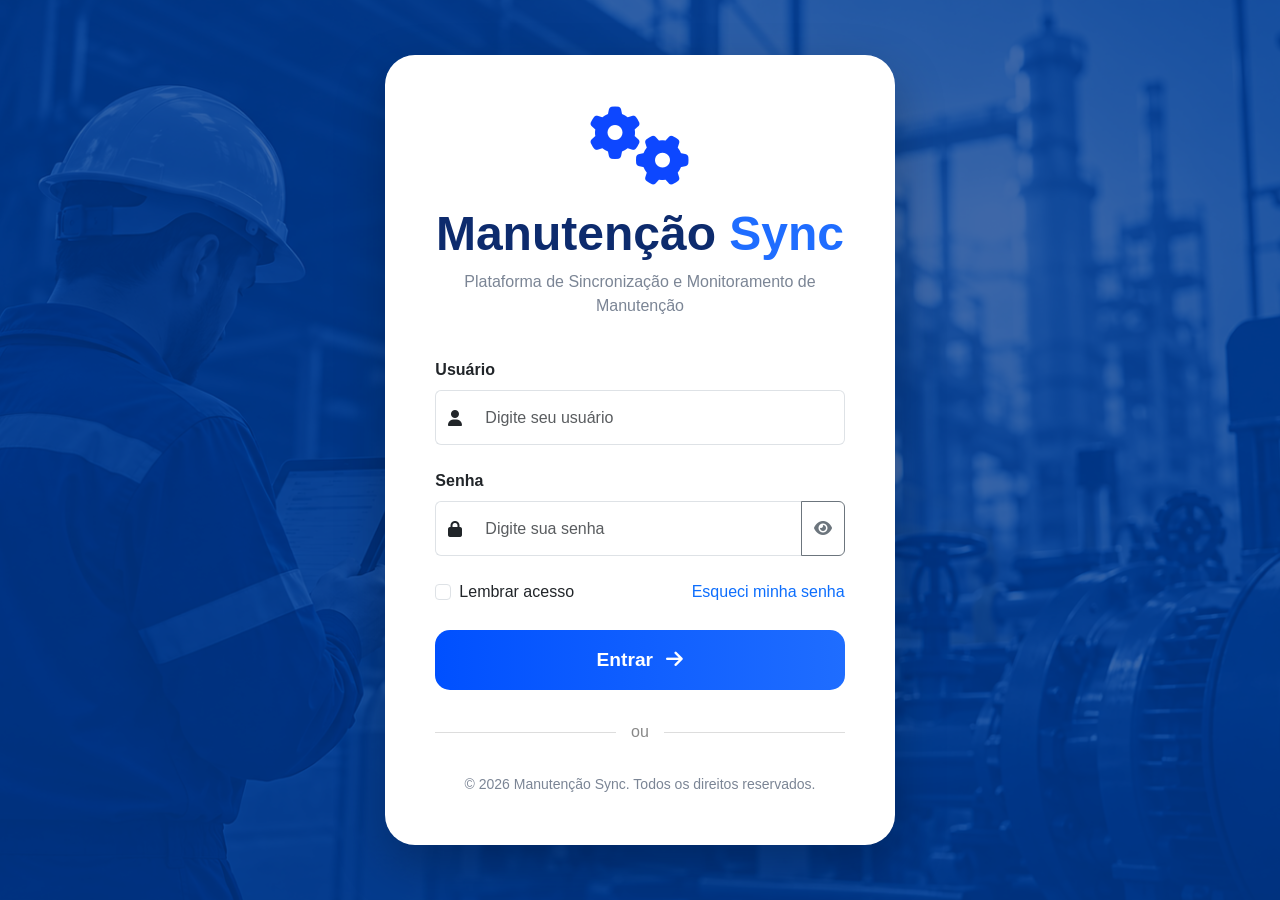
<file: client/index.html>
<!DOCTYPE html>
<html lang="pt-BR">
<head>
    <meta charset="UTF-8">
    <title>Manutenção Sync</title>

    <script>
        window.location.replace("pages/login.html");
    </script>

</head>
<body>
</body>
</html>
</file>
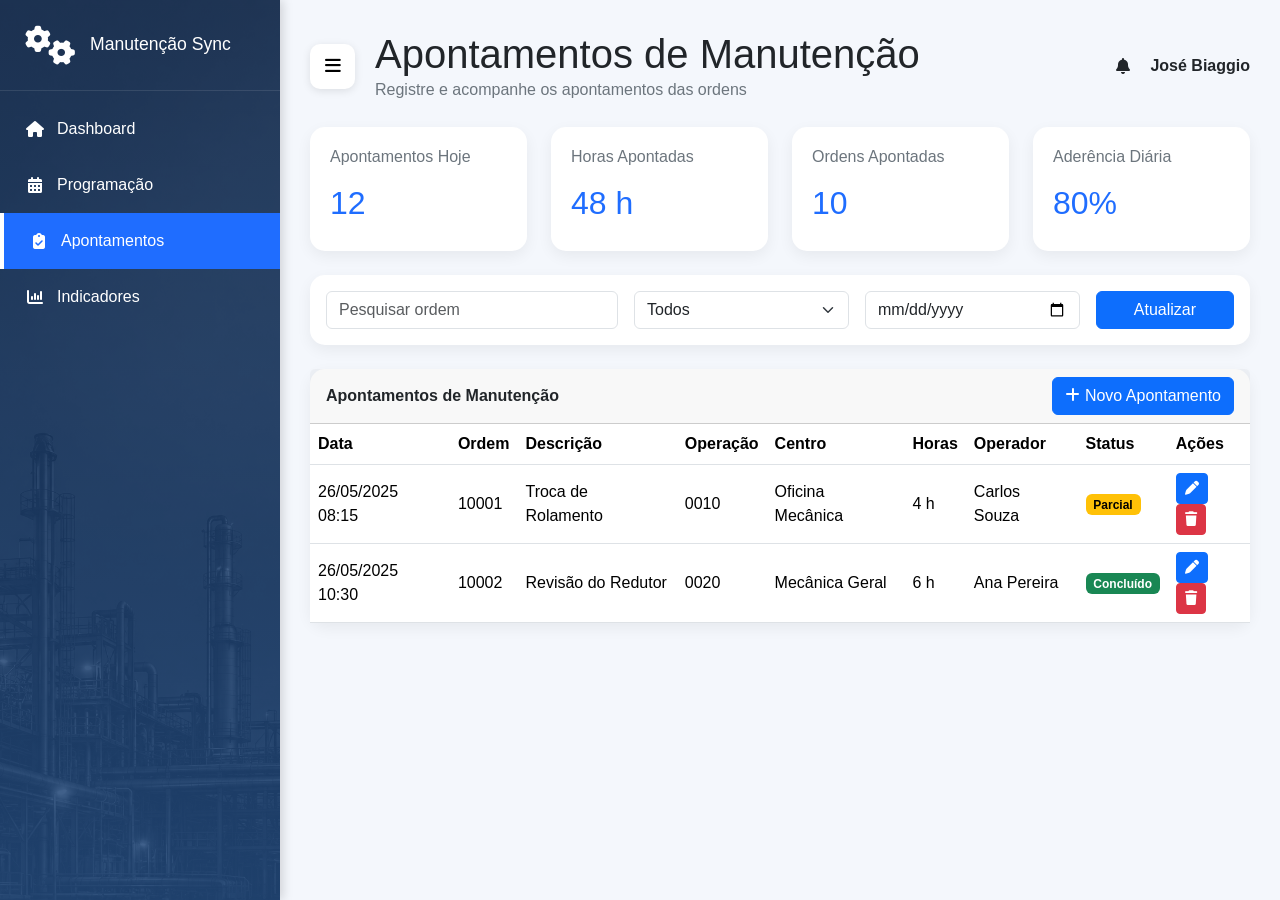
<file: client/pages/apontamentos.html>
<!DOCTYPE html>
<html lang="pt-BR">

<head>
    <meta charset="UTF-8">
    <meta name="viewport" content="width=device-width, initial-scale=1.0">
    <title>Apontamentos de Manutenção | Manutenção Sync</title>

    <link href="https://cdn.jsdelivr.net/npm/bootstrap@5.3.7/dist/css/bootstrap.min.css" rel="stylesheet">

    <link rel="stylesheet" href="https://cdnjs.cloudflare.com/ajax/libs/font-awesome/6.6.0/css/all.min.css">

    <link rel="stylesheet" href="../css/apontamentos.css">
</head>

<body>

    <div class="wrapper">

        <!-- SIDEBAR -->

        <aside class="sidebar">

            <div class="logo">

                <i class="fa-solid fa-gears"></i>

                <div class="logo-text">

                    <h4>Manutenção Sync</h4>

                </div>

            </div>

            <nav>

                <a href="#">
                    <i class="fa-solid fa-house"></i>
                    <span>Dashboard</span>
                </a>

                <a href="programacao.html">
                    <i class="fa-solid fa-calendar-days"></i>
                    <span>Programação</span>
                </a>

                <a href="#" class="active">
                    <i class="fa-solid fa-clipboard-check"></i>
                    <span>Apontamentos</span>
                </a>

                <a href="indicadores.html">
                    <i class="fa-solid fa-chart-column"></i>
                    <span>Indicadores</span>
                </a>

            </nav>

        </aside>

        <!-- CONTENT -->

        <main class="content">

            <header class="topbar">

                <div class="topbar-left">

                    <button id="toggleSidebar" class="menu-toggle">
                        <i class="fa-solid fa-bars"></i>
                    </button>

                    <div>

                        <h1>Apontamentos de Manutenção</h1>

                        <p>
                            Registre e acompanhe os apontamentos das ordens
                        </p>

                    </div>

                </div>

                <div class="user-box">

                    <i class="fa-solid fa-bell"></i>

                    <span>José Biaggio</span>

                </div>

            </header>

            <!-- KPIs -->

            <section class="row g-4 mb-4">

                <div class="col-md-3">
                    <div class="card kpi">
                        <h6>Apontamentos Hoje</h6>
                        <h2>12</h2>
                    </div>
                </div>

                <div class="col-md-3">
                    <div class="card kpi">
                        <h6>Horas Apontadas</h6>
                        <h2>48 h</h2>
                    </div>
                </div>

                <div class="col-md-3">
                    <div class="card kpi">
                        <h6>Ordens Apontadas</h6>
                        <h2>10</h2>
                    </div>
                </div>

                <div class="col-md-3">
                    <div class="card kpi">
                        <h6>Aderência Diária</h6>
                        <h2>80%</h2>
                    </div>
                </div>

            </section>

            <!-- FILTROS -->

            <div class="card mb-4">

                <div class="card-body">

                    <div class="row g-3">

                        <div class="col-md-4">

                            <input type="text" class="form-control" placeholder="Pesquisar ordem">

                        </div>

                        <div class="col-md-3">

                            <select class="form-select">

                                <option>Todos</option>
                                <option>Concluído</option>
                                <option>Parcial</option>
                                <option>Em Andamento</option>

                            </select>

                        </div>

                        <div class="col-md-3">

                            <input type="date" class="form-control">

                        </div>

                        <div class="col-md-2">

                            <button class="btn btn-primary w-100">

                                Atualizar

                            </button>

                        </div>

                    </div>

                </div>

            </div>

            <!-- TABELA -->

            <div class="card">

                <div class="card-header d-flex justify-content-between align-items-center">

                    <strong>Apontamentos de Manutenção</strong>

                    <button class="btn btn-primary" data-bs-toggle="modal" data-bs-target="#modalApontamento">

                        <i class="fa-solid fa-plus"></i>

                        Novo Apontamento

                    </button>

                </div>

                <div class="table-responsive">

                    <table class="table table-hover align-middle">

                        <thead>

                            <tr>

                                <th>Data</th>
                                <th>Ordem</th>
                                <th>Descrição</th>
                                <th>Operação</th>
                                <th>Centro</th>
                                <th>Horas</th>
                                <th>Operador</th>
                                <th>Status</th>
                                <th>Ações</th>

                            </tr>

                        </thead>

                        <tbody id="tabelaApontamentos">

                        </tbody>

                    </table>

                </div>

            </div>

        </main>

    </div>

    <!-- MODAL -->

    <div class="modal fade" id="modalApontamento" tabindex="-1">

        <div class="modal-dialog">

            <div class="modal-content">

                <div class="modal-header">

                    <h5>Novo Apontamento</h5>

                    <button class="btn-close" data-bs-dismiss="modal"></button>

                </div>

                <div class="modal-body">

                    <div class="mb-3">

                        <label>Ordem</label>

                        <input type="text" class="form-control">

                    </div>

                    <div class="mb-3">

                        <label>Horas Apontadas</label>

                        <input type="number" class="form-control">

                    </div>

                    <div class="mb-3">

                        <label>Observação</label>

                        <textarea class="form-control"></textarea>

                    </div>

                </div>

                <div class="modal-footer">

                    <button class="btn btn-secondary" data-bs-dismiss="modal">

                        Cancelar

                    </button>

                    <button class="btn btn-primary">

                        Salvar

                    </button>

                </div>

            </div>

        </div>

    </div>

    <script src="https://cdn.jsdelivr.net/npm/bootstrap@5.3.7/dist/js/bootstrap.bundle.min.js"></script>

    <script src="../js/apontamentos.js"></script>

</body>

</html>
</file>
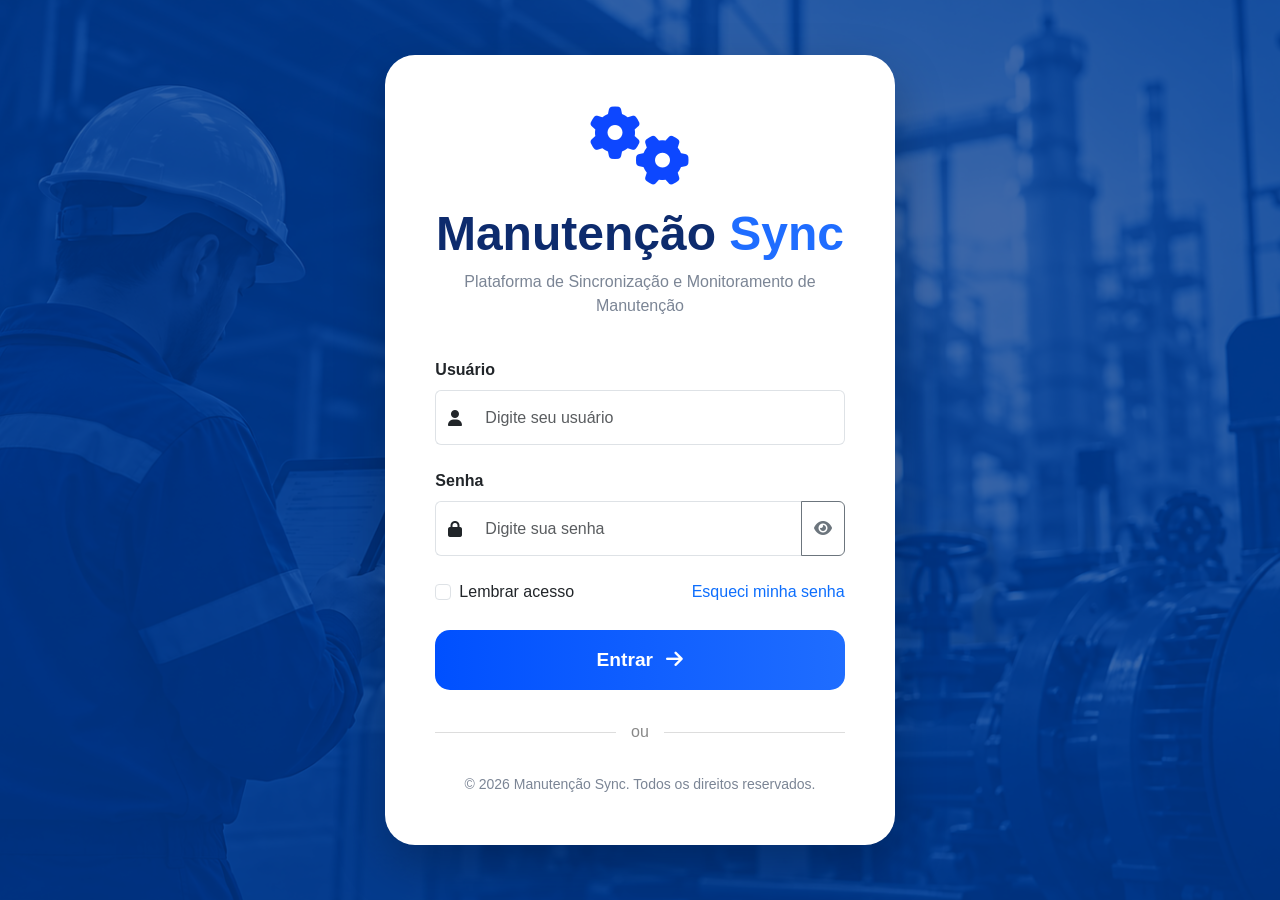
<file: client/pages/login.html>
<!DOCTYPE html>
<html lang="pt-BR">

<head>
    <meta charset="UTF-8">
    <meta name="viewport" content="width=device-width, initial-scale=1.0">
    <title>Manutenção Sync</title>

    <link href="https://cdn.jsdelivr.net/npm/bootstrap@5.3.7/dist/css/bootstrap.min.css" rel="stylesheet">

    <link rel="stylesheet" href="../css/login.css">

    <link rel="stylesheet"
        href="https://cdnjs.cloudflare.com/ajax/libs/font-awesome/6.6.0/css/all.min.css">
</head>

<body>

    <div class="overlay"></div>

    <div class="container-fluid h-100">

        <div class="row h-100 justify-content-center align-items-center">

            <div class="col-lg-5 col-md-8">

                <div class="login-card">

                    <div class="text-center">

                        <div class="logo-container">

                            <i class="fa-solid fa-gears logo-icon"></i>

                        </div>

                        <h1 class="system-title">
                            Manutenção <span>Sync</span>
                        </h1>

                        <p class="subtitle">
                            Plataforma de Sincronização e Monitoramento de
Manutenção
                        </p>

                    </div>

                    <form id="loginForm">

                        <div class="mb-4">

                            <label class="form-label">
                                Usuário
                            </label>

                            <div class="input-group">

                                <span class="input-group-text">
                                    <i class="fa-solid fa-user"></i>
                                </span>

                                <input
                                    id="usuario"
                                    type="text"
                                    class="form-control"
                                    placeholder="Digite seu usuário"
                                    required>

                            </div>

                        </div>

                        <div class="mb-4">

                            <label class="form-label">
                                Senha
                            </label>

                            <div class="input-group">

                                <span class="input-group-text">
                                    <i class="fa-solid fa-lock"></i>
                                </span>

                                <input
                                    id="password"
                                    type="password"
                                    class="form-control"
                                    placeholder="Digite sua senha"
                                    required>

                                <button
                                    type="button"
                                    class="btn btn-outline-secondary"
                                    onclick="togglePassword()">

                                    <i id="eye"
                                        class="fa-solid fa-eye"></i>

                                </button>

                            </div>

                        </div>

                        <div class="d-flex justify-content-between mb-4">

                            <div class="form-check">

                                <input
                                    class="form-check-input"
                                    type="checkbox">

                                <label class="form-check-label">
                                    Lembrar acesso
                                </label>

                            </div>

                            <a href="#" class="forgot-link">
                                Esqueci minha senha
                            </a>

                        </div>

                        <div id="mensagemErro" class="alert alert-danger d-none mb-3 py-2 text-center" role="alert"></div>

                        <button
                            id="btnEntrar"
                            type="submit"
                            class="btn btn-login w-100">

                            Entrar
                            <i class="fa-solid fa-arrow-right ms-2"></i>

                        </button>

                    </form>

                    <div class="divider">

                        <span>ou</span>

                    </div>

                    <div class="footer">

                        © 2026 Manutenção Sync.
                        Todos os direitos reservados.

                    </div>

                </div>

            </div>

        </div>

    </div>

    <script src="../js/login.js"></script>

</body>

</html>
</file>
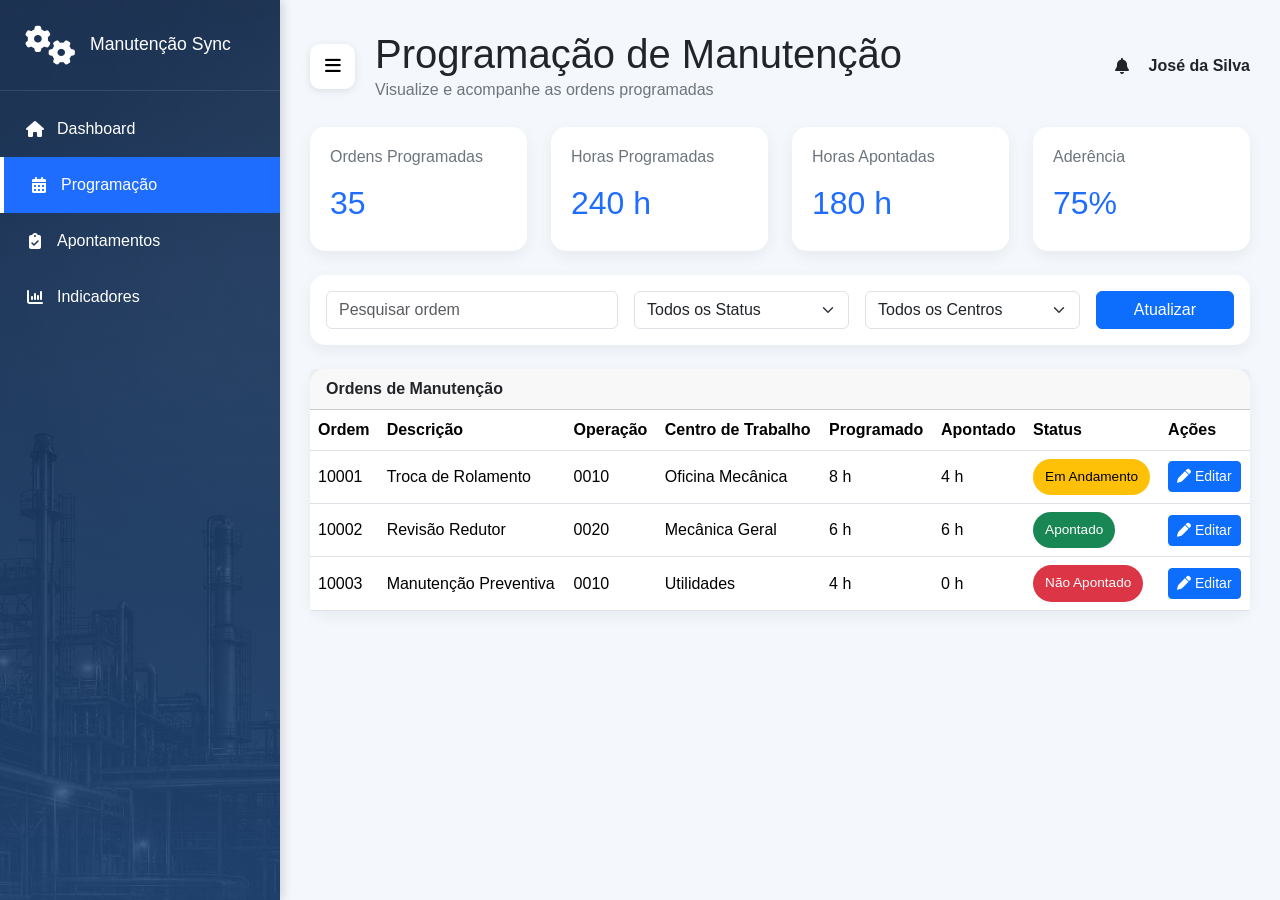
<file: client/pages/programacao.html>
<!DOCTYPE html>
<html lang="pt-BR">

<head>
    <meta charset="UTF-8">
    <meta name="viewport" content="width=device-width, initial-scale=1.0">
    <title>Programação de Manutenção | Manutenção Sync</title>

    <!-- Bootstrap -->
    <link href="https://cdn.jsdelivr.net/npm/bootstrap@5.3.7/dist/css/bootstrap.min.css" rel="stylesheet">

    <!-- Font Awesome -->
    <link rel="stylesheet" href="https://cdnjs.cloudflare.com/ajax/libs/font-awesome/6.6.0/css/all.min.css">

    <!-- CSS -->
    <link rel="stylesheet" href="../css/programacao.css">
</head>

<body>

    <div class="wrapper">

        <!-- SIDEBAR -->

        <aside class="sidebar">

            <div class="logo">

                <i class="fa-solid fa-gears"></i>

                <div class="logo-text">

                    <h4>Manutenção Sync</h4>

                </div>

            </div>

            <nav>

                <a href="#">

                    <i class="fa-solid fa-house"></i>

                    <span>Dashboard</span>

                </a>

                <a href="#" class="active">

                    <i class="fa-solid fa-calendar-days"></i>

                    <span>Programação</span>

                </a>

                <a href="apontamentos.html">

                    <i class="fa-solid fa-clipboard-check"></i>

                    <span>Apontamentos</span>

                </a>

                <a href="indicadores.html">

                    <i class="fa-solid fa-chart-column"></i>

                    <span>Indicadores</span>

                </a>

            </nav>

        </aside>

        <!-- CONTEÚDO -->

        <main class="content">

            <!-- TOPO -->

            <header class="topbar">

                <div class="topbar-left">

                    <button id="toggleSidebar" class="menu-toggle">

                        <i class="fa-solid fa-bars"></i>

                    </button>

                    <div>

                        <h1>Programação de Manutenção</h1>

                        <p>
                            Visualize e acompanhe as ordens programadas
                        </p>

                    </div>

                </div>

                <div class="user-box">

                    <i class="fa-solid fa-bell"></i>

                    <span>José da Silva</span>

                </div>

            </header>

            <!-- KPIs -->

            <section class="row g-4 mb-4">

                <div class="col-lg-3 col-md-6">

                    <div class="card kpi">

                        <h6>Ordens Programadas</h6>

                        <h2>35</h2>

                    </div>

                </div>

                <div class="col-lg-3 col-md-6">

                    <div class="card kpi">

                        <h6>Horas Programadas</h6>

                        <h2>240 h</h2>

                    </div>

                </div>

                <div class="col-lg-3 col-md-6">

                    <div class="card kpi">

                        <h6>Horas Apontadas</h6>

                        <h2>180 h</h2>

                    </div>

                </div>

                <div class="col-lg-3 col-md-6">

                    <div class="card kpi">

                        <h6>Aderência</h6>

                        <h2>75%</h2>

                    </div>

                </div>

            </section>

            <!-- FILTROS -->

            <div class="card mb-4">

                <div class="card-body">

                    <div class="row g-3">

                        <div class="col-md-4">

                            <input type="text" class="form-control" placeholder="Pesquisar ordem">

                        </div>

                        <div class="col-md-3">

                            <select class="form-select">

                                <option>Todos os Status</option>
                                <option>Apontado</option>
                                <option>Não Apontado</option>

                            </select>

                        </div>

                        <div class="col-md-3">

                            <select class="form-select">

                                <option>Todos os Centros</option>

                            </select>

                        </div>

                        <div class="col-md-2">

                            <button class="btn btn-primary w-100">

                                Atualizar

                            </button>

                        </div>

                    </div>

                </div>

            </div>

            <!-- TABELA -->

            <div class="card">

                <div class="card-header">

                    <strong>Ordens de Manutenção</strong>

                </div>

                <div class="table-responsive">

                    <table class="table table-hover align-middle">

                        <thead>

                            <tr>

                                <th>Ordem</th>
                                <th>Descrição</th>
                                <th>Operação</th>
                                <th>Centro de Trabalho</th>
                                <th>Programado</th>
                                <th>Apontado</th>
                                <th>Status</th>
                                <th>Ações</th>

                            </tr>

                        </thead>

                        <tbody id="tabelaProgramacao">

                            <!-- Dados carregados via JS -->

                        </tbody>

                    </table>

                </div>

            </div>

        </main>

    </div>

    <!-- Bootstrap JS -->
    <script src="https://cdn.jsdelivr.net/npm/bootstrap@5.3.7/dist/js/bootstrap.bundle.min.js"></script>

    <!-- JS -->
    <script src="../js/programacao.js"></script>

</body>

</html>
</file>
<file: client/css/apontamentos.css>
body {
    margin: 0;
    background: #f4f7fc;
    font-family: "Segoe UI", sans-serif;
}

/* =========================
   LAYOUT
========================= */

.wrapper {
    display: flex;
    min-height: 100vh;
}

/* =========================
   SIDEBAR
========================= */

.sidebar {
    width: 280px;
    min-height: 100vh;

    background:
        linear-gradient(
            180deg,
            #12315e 0%,
            #1b4b89 100%
        );

    position: relative;
    overflow: hidden;

    color: white;

    box-shadow: 3px 0 10px rgba(0,0,0,0.15);

    transition: width 0.3s ease;
}

/* Imagem de fundo */

.sidebar::after {

    content: "";

    position: absolute;

    inset: 0;

    background-image:
        url("../assets/images/maintenance-bg.png");

    background-repeat: no-repeat;
    background-position: center center;
    background-size: cover;

    opacity: 0.30;

    filter: grayscale(100%);

    pointer-events: none;

    z-index: 1;
}

/* Conteúdo acima da imagem */

.logo,
.sidebar nav {
    position: relative;
    z-index: 2;
}

/* =========================
   LOGO
========================= */

.logo {
    padding: 25px;

    display: flex;
    align-items: center;
    gap: 15px;

    border-bottom:
        1px solid rgba(255,255,255,0.10);
}

.logo i {
    font-size: 40px;
}

.logo h4 {
    margin: 0;
    font-size: 1.1rem;
}

.logo small {
    color: rgba(255,255,255,0.70);
}

/* =========================
   MENU
========================= */

.sidebar nav {
    display: flex;
    flex-direction: column;
    margin-top: 10px;
}

.sidebar nav a {

    color: white;

    text-decoration: none;

    padding: 16px 25px;

    display: flex;
    align-items: center;
    gap: 12px;

    white-space: nowrap;

    transition: all 0.3s ease;
}

.sidebar nav a i {

    min-width: 20px;

    text-align: center;
}

.sidebar nav a:hover {

    background: rgba(255,255,255,0.08);
}

.sidebar nav a.active {

    background: #1f6dff;

    border-left: 4px solid #ffffff;
}

/* =========================
   SIDEBAR RECOLHIDA
========================= */

.sidebar.collapsed {

    width: 80px;
}

.sidebar.collapsed .logo {

    justify-content: center;
}

.sidebar.collapsed .logo-text {

    display: none;
}

.sidebar.collapsed nav a {

    justify-content: center;
}

.sidebar.collapsed nav a span {

    display: none;
}

/* =========================
   CONTEÚDO
========================= */

.content {
    flex: 1;
    padding: 30px;
}

/* =========================
   TOPO
========================= */

.topbar {

    display: flex;
    justify-content: space-between;
    align-items: center;

    margin-bottom: 25px;
}

.topbar-left {

    display: flex;
    align-items: center;
    gap: 20px;
}

.topbar h1 {

    margin: 0;
}

.topbar p {

    color: #6c757d;
    margin: 0;
}

/* =========================
   BOTÃO MENU
========================= */

.menu-toggle {

    width: 45px;
    height: 45px;

    border: none;

    border-radius: 10px;

    background: white;

    cursor: pointer;

    font-size: 18px;

    box-shadow:
        0 2px 8px rgba(0,0,0,0.1);

    transition: all 0.3s ease;
}

.menu-toggle:hover {

    background: #f0f4ff;

    transform: scale(1.05);
}

/* =========================
   USUÁRIO
========================= */

.user-box {

    display: flex;
    align-items: center;
    gap: 20px;

    font-weight: 600;
}

/* =========================
   KPI CARDS
========================= */

.kpi {

    border: none;

    padding: 20px;

    border-radius: 15px;

    box-shadow:
        0 5px 15px rgba(0,0,0,0.08);

    transition: transform 0.3s ease;
}

.kpi:hover {

    transform: translateY(-3px);
}

.kpi h6 {

    color: #6c757d;
}

.kpi h2 {

    margin-top: 10px;

    color: #1f6dff;
}

/* =========================
   FILTROS
========================= */

.card {

    border: none;

    border-radius: 15px;

    box-shadow:
        0 5px 15px rgba(0,0,0,0.06);
}

/* =========================
   TABELA
========================= */

.table {

    margin-bottom: 0;
}

.table thead {

    background: #f8f9fa;
}

.table th {

    font-weight: 600;
}

.table-hover tbody tr:hover {

    background: #f5f8ff;
}

/* =========================
   STATUS
========================= */

.badge-status {

    padding: 8px 12px;

    border-radius: 20px;

    font-size: 0.85rem;

    color: white;

    display: inline-block;
}

.apontado {

    background: #198754;
}

.nao-apontado {

    background: #dc3545;
}

.andamento {

    background: #ffc107;

    color: #000;
}

/* =========================
   RESPONSIVIDADE
========================= */

@media (max-width: 992px) {

    .sidebar {

        width: 80px;
    }

    .logo-text {

        display: none;
    }

    .sidebar nav a {

        justify-content: center;
    }

    .sidebar nav a span {

        display: none;
    }

    .content {

        padding: 20px;
    }

    .topbar {

        flex-direction: column;
        align-items: flex-start;
        gap: 15px;
    }
}

.status-concluido {
    background: #198754;
}

.status-parcial {
    background: #ffc107;
    color: #000;
}

.status-andamento {
    background: #0d6efd;
}
</file>
<file: client/css/login.css>
html,
body {
    height: 100%;
    margin: 0;
    font-family: "Segoe UI", sans-serif;
}

body {

    background:
        url("../assets/images/login-bg.png")
        center center/cover no-repeat;

    position: relative;
}

.overlay {

    position: absolute;

    width: 100%;
    height: 100%;

    background:
        rgba(0, 55, 140, 0.75);

    z-index: 1;
}

.container-fluid {

    position: relative;
    z-index: 2;
}

.login-card {

    background: #fff;

    border-radius: 30px;

    padding: 50px;

    box-shadow:
        0 20px 50px rgba(0,0,0,.25);
}

.logo-container {

    margin-bottom: 20px;
}

.logo-icon {

    font-size: 80px;

    color: #0d47ff;
}

.system-title {

    font-size: 3rem;

    font-weight: 700;

    color: #0d2b6d;
}

.system-title span {

    color: #1f6dff;
}

.subtitle {

    color: #7b8595;

    margin-bottom: 40px;
}

.form-label {

    font-weight: 600;
}

.input-group-text {

    background: white;
}

.form-control {

    height: 55px;

    border-left: none;
}

.input-group-text {

    border-right: none;
}

.btn-login {

    height: 60px;

    background: linear-gradient(
        90deg,
        #0050ff,
        #1f6dff
    );

    border: none;

    color: white;

    font-size: 1.2rem;

    font-weight: 600;

    border-radius: 15px;
}

.btn-login:hover {

    transform: translateY(-2px);

    color: white;
}

.forgot-link {

    text-decoration: none;
}

.divider {

    display: flex;

    align-items: center;

    margin: 30px 0;
}

.divider::before,
.divider::after {

    content: "";

    flex: 1;

    height: 1px;

    background: #ddd;
}

.divider span {

    margin: 0 15px;

    color: #888;
}

.footer {

    text-align: center;

    color: #7b8595;

    font-size: 14px;
}

@media(max-width:768px){

    .login-card {

        padding: 30px;
    }

    .system-title {

        font-size: 2rem;
    }
}
</file>
<file: client/css/programacao.css>
body {
    margin: 0;
    background: #f4f7fc;
    font-family: "Segoe UI", sans-serif;
}

/* =========================
   LAYOUT
========================= */

.wrapper {
    display: flex;
    min-height: 100vh;
}

/* =========================
   SIDEBAR
========================= */

.sidebar {
    width: 280px;
    min-height: 100vh;

    background:
        linear-gradient(
            180deg,
            #12315e 0%,
            #1b4b89 100%
        );

    position: relative;
    overflow: hidden;

    color: white;

    box-shadow: 3px 0 10px rgba(0,0,0,0.15);

    transition: width 0.3s ease;
}

/* Imagem de fundo */

.sidebar::after {

    content: "";

    position: absolute;

    inset: 0;

    background-image:
        url("../assets/images/maintenance-bg.png");

    background-repeat: no-repeat;
    background-position: center center;
    background-size: cover;

    opacity: 0.30;

    filter: grayscale(100%);

    pointer-events: none;

    z-index: 1;
}

/* Conteúdo acima da imagem */

.logo,
.sidebar nav {
    position: relative;
    z-index: 2;
}

/* =========================
   LOGO
========================= */

.logo {
    padding: 25px;

    display: flex;
    align-items: center;
    gap: 15px;

    border-bottom:
        1px solid rgba(255,255,255,0.10);
}

.logo i {
    font-size: 40px;
}

.logo h4 {
    margin: 0;
    font-size: 1.1rem;
}

.logo small {
    color: rgba(255,255,255,0.70);
}

/* =========================
   MENU
========================= */

.sidebar nav {
    display: flex;
    flex-direction: column;
    margin-top: 10px;
}

.sidebar nav a {

    color: white;

    text-decoration: none;

    padding: 16px 25px;

    display: flex;
    align-items: center;
    gap: 12px;

    white-space: nowrap;

    transition: all 0.3s ease;
}

.sidebar nav a i {

    min-width: 20px;

    text-align: center;
}

.sidebar nav a:hover {

    background: rgba(255,255,255,0.08);
}

.sidebar nav a.active {

    background: #1f6dff;

    border-left: 4px solid #ffffff;
}

/* =========================
   SIDEBAR RECOLHIDA
========================= */

.sidebar.collapsed {

    width: 80px;
}

.sidebar.collapsed .logo {

    justify-content: center;
}

.sidebar.collapsed .logo-text {

    display: none;
}

.sidebar.collapsed nav a {

    justify-content: center;
}

.sidebar.collapsed nav a span {

    display: none;
}

/* =========================
   CONTEÚDO
========================= */

.content {
    flex: 1;
    padding: 30px;
}

/* =========================
   TOPO
========================= */

.topbar {

    display: flex;
    justify-content: space-between;
    align-items: center;

    margin-bottom: 25px;
}

.topbar-left {

    display: flex;
    align-items: center;
    gap: 20px;
}

.topbar h1 {

    margin: 0;
}

.topbar p {

    color: #6c757d;
    margin: 0;
}

/* =========================
   BOTÃO MENU
========================= */

.menu-toggle {

    width: 45px;
    height: 45px;

    border: none;

    border-radius: 10px;

    background: white;

    cursor: pointer;

    font-size: 18px;

    box-shadow:
        0 2px 8px rgba(0,0,0,0.1);

    transition: all 0.3s ease;
}

.menu-toggle:hover {

    background: #f0f4ff;

    transform: scale(1.05);
}

/* =========================
   USUÁRIO
========================= */

.user-box {

    display: flex;
    align-items: center;
    gap: 20px;

    font-weight: 600;
}

/* =========================
   KPI CARDS
========================= */

.kpi {

    border: none;

    padding: 20px;

    border-radius: 15px;

    box-shadow:
        0 5px 15px rgba(0,0,0,0.08);

    transition: transform 0.3s ease;
}

.kpi:hover {

    transform: translateY(-3px);
}

.kpi h6 {

    color: #6c757d;
}

.kpi h2 {

    margin-top: 10px;

    color: #1f6dff;
}

/* =========================
   FILTROS
========================= */

.card {

    border: none;

    border-radius: 15px;

    box-shadow:
        0 5px 15px rgba(0,0,0,0.06);
}

/* =========================
   TABELA
========================= */

.table {

    margin-bottom: 0;
}

.table thead {

    background: #f8f9fa;
}

.table th {

    font-weight: 600;
}

.table-hover tbody tr:hover {

    background: #f5f8ff;
}

/* =========================
   STATUS
========================= */

.badge-status {

    padding: 8px 12px;

    border-radius: 20px;

    font-size: 0.85rem;

    color: white;

    display: inline-block;
}

.apontado {

    background: #198754;
}

.nao-apontado {

    background: #dc3545;
}

.andamento {

    background: #ffc107;

    color: #000;
}

/* =========================
   RESPONSIVIDADE
========================= */

@media (max-width: 992px) {

    .sidebar {

        width: 80px;
    }

    .logo-text {

        display: none;
    }

    .sidebar nav a {

        justify-content: center;
    }

    .sidebar nav a span {

        display: none;
    }

    .content {

        padding: 20px;
    }

    .topbar {

        flex-direction: column;
        align-items: flex-start;
        gap: 15px;
    }
}
</file>
